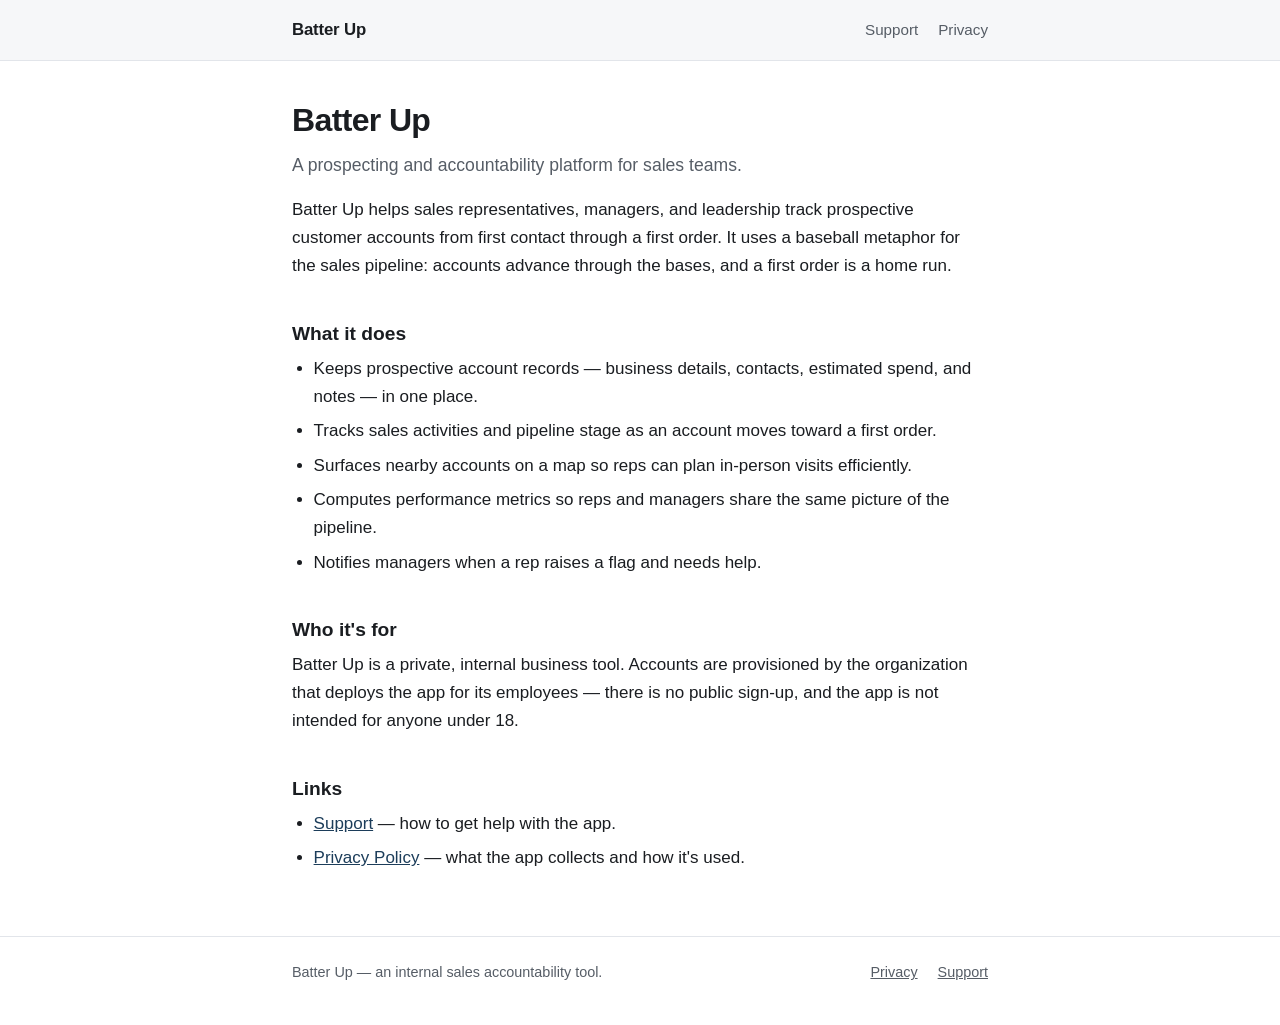
<file: index.html>
<!DOCTYPE html>
<html lang="en">
<head>
<meta charset="utf-8">
<meta name="viewport" content="width=device-width, initial-scale=1">
<title>Batter Up — Prospecting &amp; Accountability for Sales Teams</title>
<meta name="description" content="Batter Up is an internal prospecting and sales-accountability platform for sales teams.">
<link rel="stylesheet" href="/styles.css">
</head>
<body>

<header class="site">
  <div class="wrap">
    <a class="brand" href="/">Batter Up</a>
    <nav class="site">
      <a href="/support">Support</a>
      <a href="/privacy">Privacy</a>
    </nav>
  </div>
</header>

<main>
  <div class="wrap">
    <h1>Batter Up</h1>
    <p class="lede">A prospecting and accountability platform for sales teams.</p>

    <p>Batter Up helps sales representatives, managers, and leadership track prospective customer
    accounts from first contact through a first order. It uses a baseball metaphor for the sales
    pipeline: accounts advance through the bases, and a first order is a home run.</p>

    <h2>What it does</h2>
    <ul>
      <li>Keeps prospective account records — business details, contacts, estimated spend, and notes — in one place.</li>
      <li>Tracks sales activities and pipeline stage as an account moves toward a first order.</li>
      <li>Surfaces nearby accounts on a map so reps can plan in-person visits efficiently.</li>
      <li>Computes performance metrics so reps and managers share the same picture of the pipeline.</li>
      <li>Notifies managers when a rep raises a flag and needs help.</li>
    </ul>

    <h2>Who it's for</h2>
    <p>Batter Up is a private, internal business tool. Accounts are provisioned by the organization
    that deploys the app for its employees — there is no public sign-up, and the app is not intended
    for anyone under 18.</p>

    <h2>Links</h2>
    <ul>
      <li><a href="/support">Support</a> — how to get help with the app.</li>
      <li><a href="/privacy">Privacy Policy</a> — what the app collects and how it's used.</li>
    </ul>
  </div>
</main>

<footer class="site">
  <div class="wrap">
    <span>Batter Up — an internal sales accountability tool.</span>
    <span class="spacer"><a href="/privacy">Privacy</a></span>
    <span><a href="/support">Support</a></span>
  </div>
</footer>

</body>
</html>
</file>
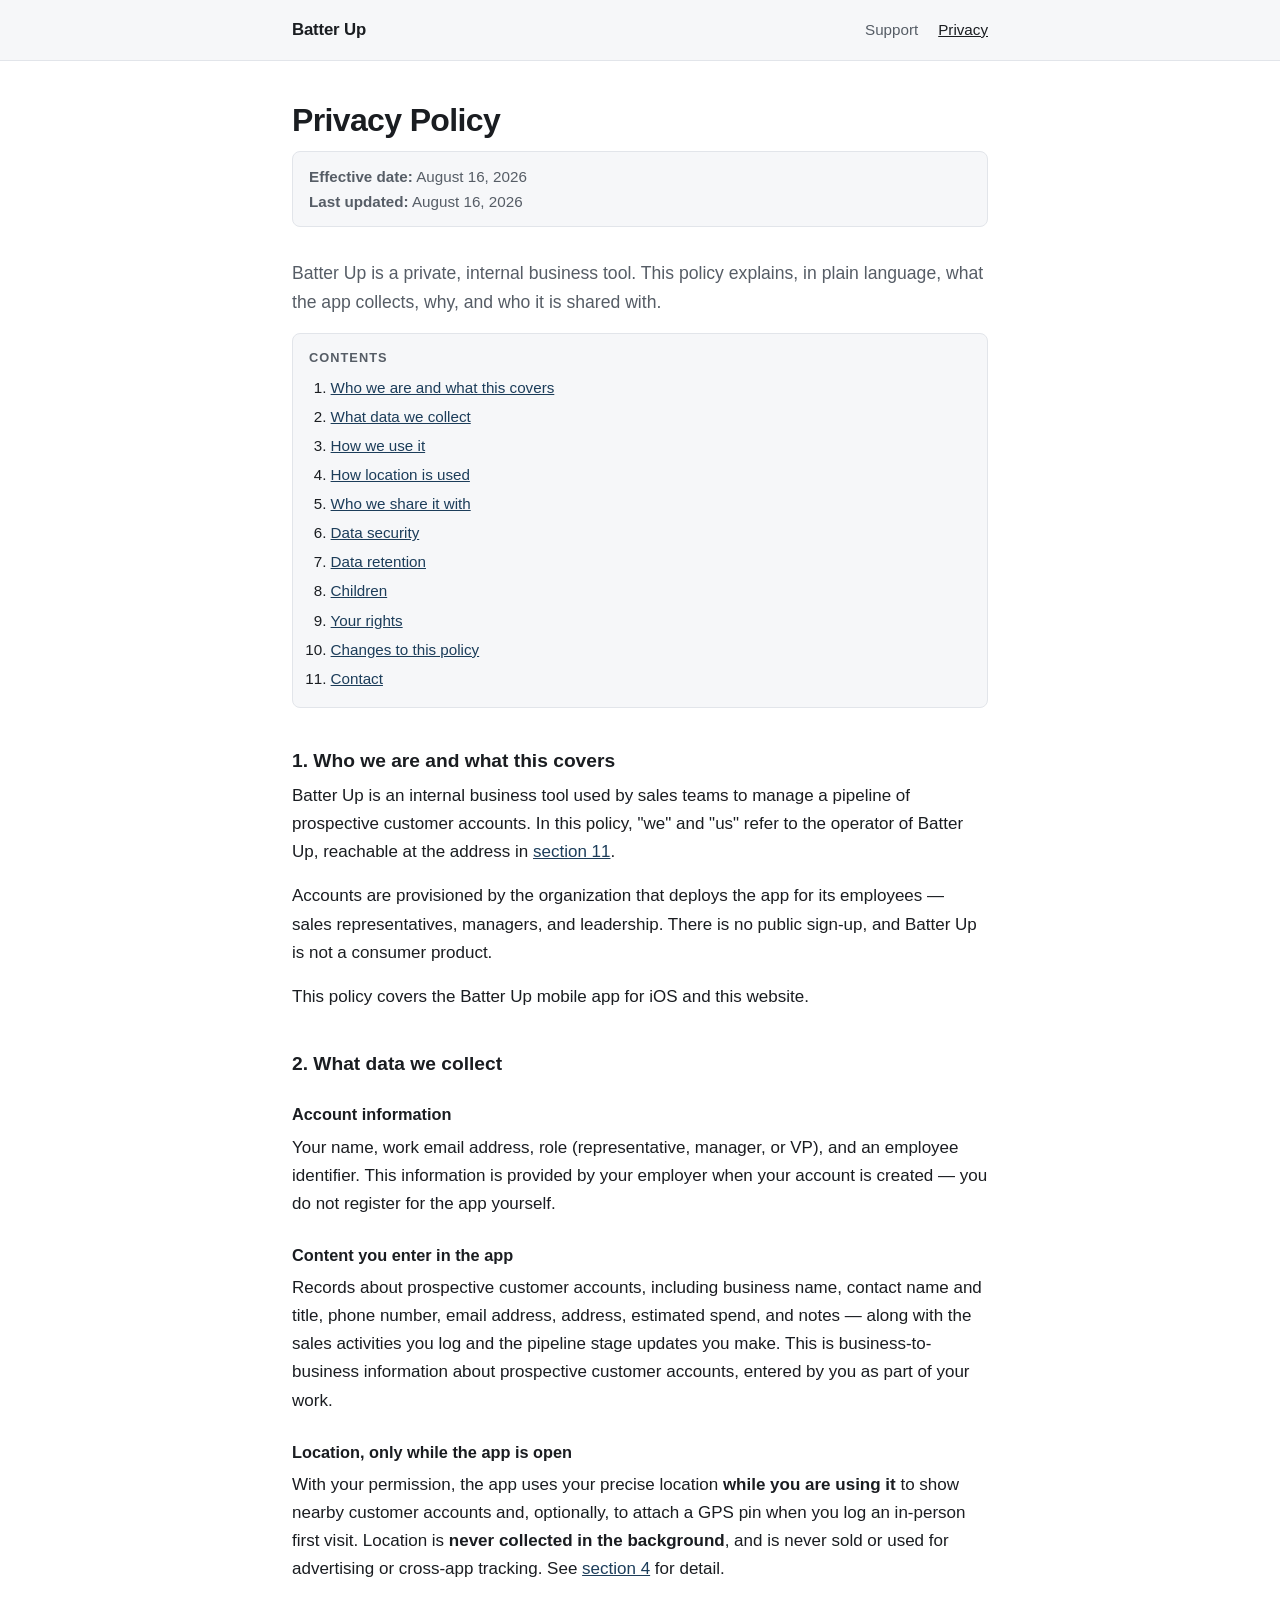
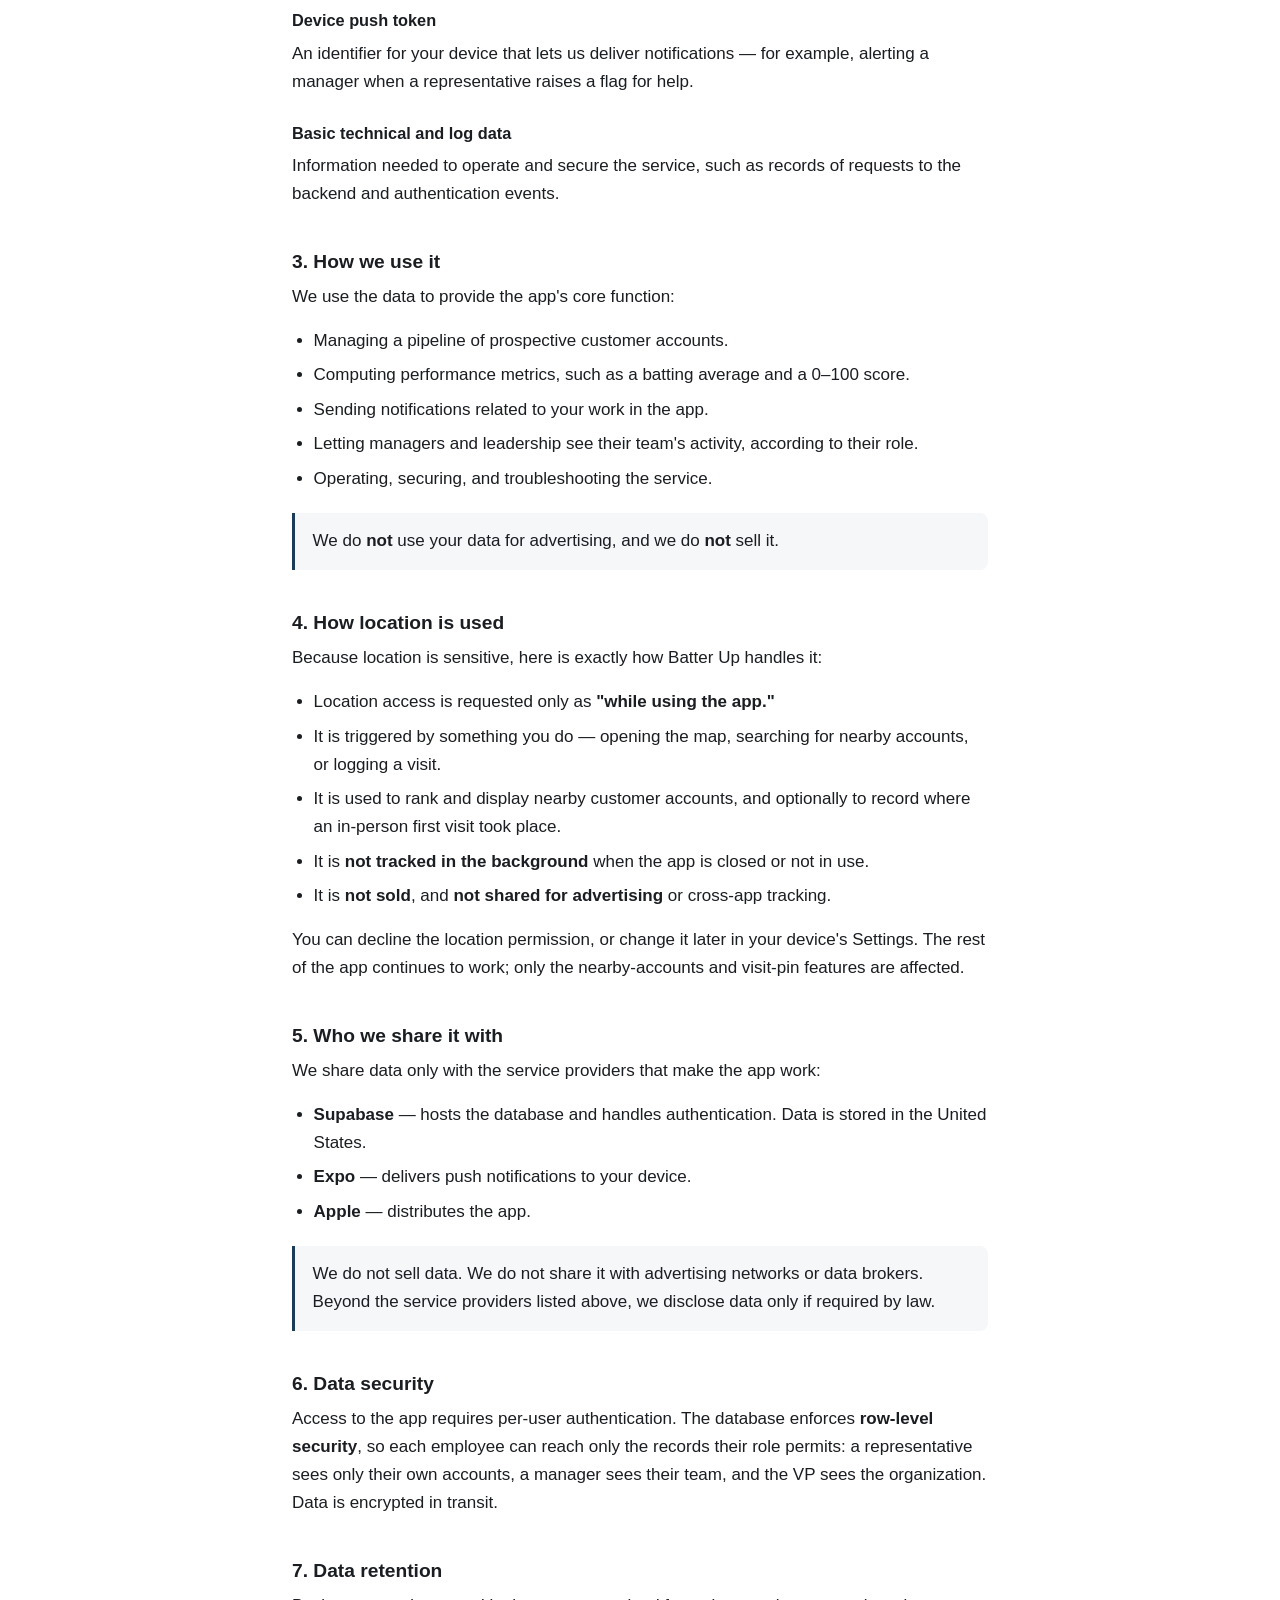
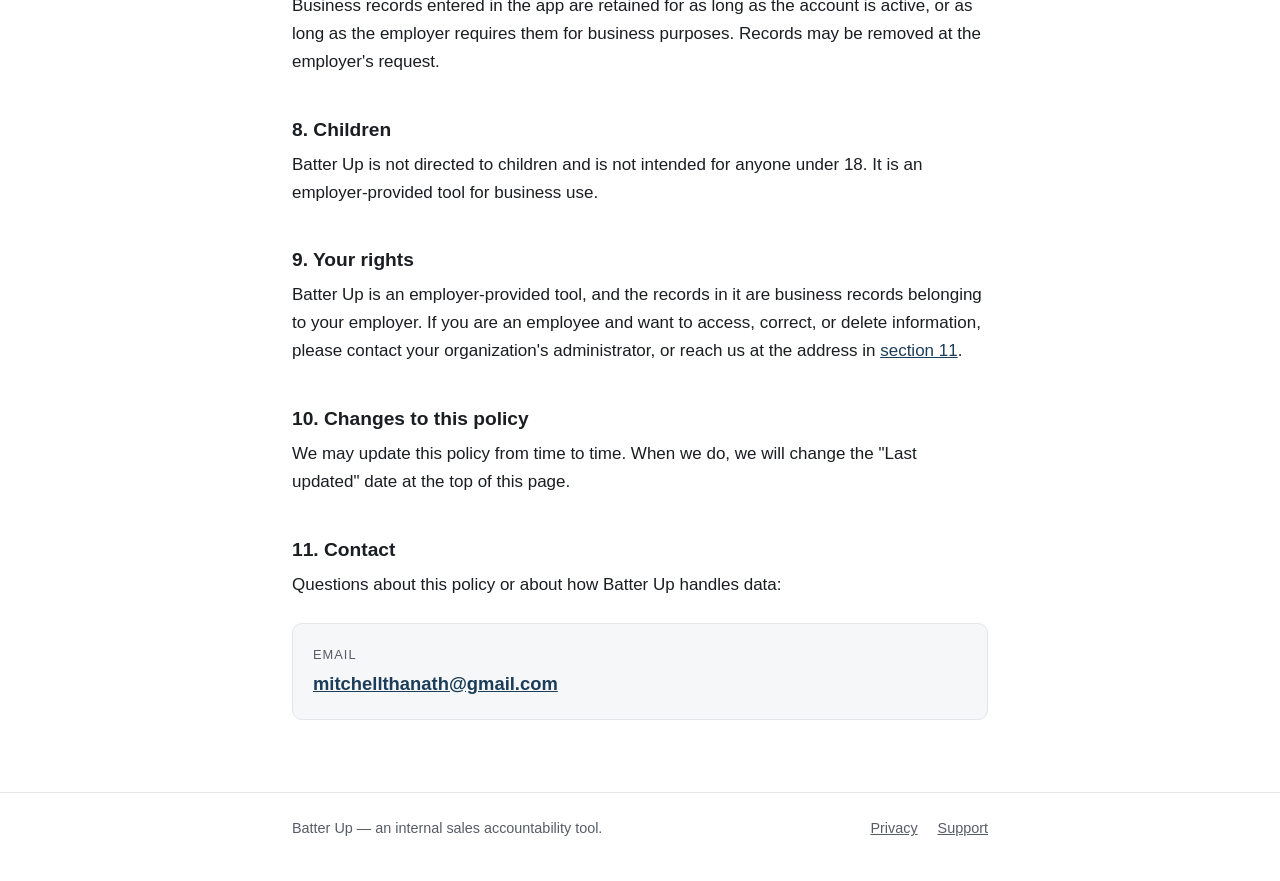
<file: privacy/index.html>
<!DOCTYPE html>
<html lang="en">
<head>
<meta charset="utf-8">
<meta name="viewport" content="width=device-width, initial-scale=1">
<title>Privacy Policy — Batter Up</title>
<meta name="description" content="Privacy Policy for the Batter Up app, an internal sales-accountability tool for sales teams.">
<link rel="stylesheet" href="/styles.css">
</head>
<body>

<header class="site">
  <div class="wrap">
    <a class="brand" href="/">Batter Up</a>
    <nav class="site">
      <a href="/support">Support</a>
      <a href="/privacy" aria-current="page">Privacy</a>
    </nav>
  </div>
</header>

<main>
  <div class="wrap">
    <h1>Privacy Policy</h1>

    <div class="dates">
      <p><strong>Effective date:</strong> August 16, 2026</p>
      <p><strong>Last updated:</strong> August 16, 2026</p>
    </div>

    <p class="lede">Batter Up is a private, internal business tool. This policy explains, in plain
    language, what the app collects, why, and who it is shared with.</p>

    <nav class="toc" aria-label="Contents">
      <h2>Contents</h2>
      <ol>
        <li><a href="#who-we-are">Who we are and what this covers</a></li>
        <li><a href="#what-we-collect">What data we collect</a></li>
        <li><a href="#how-we-use-it">How we use it</a></li>
        <li><a href="#location">How location is used</a></li>
        <li><a href="#sharing">Who we share it with</a></li>
        <li><a href="#security">Data security</a></li>
        <li><a href="#retention">Data retention</a></li>
        <li><a href="#children">Children</a></li>
        <li><a href="#your-rights">Your rights</a></li>
        <li><a href="#changes">Changes to this policy</a></li>
        <li><a href="#contact">Contact</a></li>
      </ol>
    </nav>

    <h2 id="who-we-are">1. Who we are and what this covers</h2>
    <p>Batter Up is an internal business tool used by sales teams to manage a pipeline of
    prospective customer accounts. In this policy, "we" and "us" refer to the operator of Batter Up,
    reachable at the address in <a href="#contact">section 11</a>.</p>
    <p>Accounts are provisioned by the organization that deploys the app for its employees — sales
    representatives, managers, and leadership. There is no public sign-up, and Batter Up is not a
    consumer product.</p>
    <p>This policy covers the Batter Up mobile app for iOS and this website.</p>

    <h2 id="what-we-collect">2. What data we collect</h2>

    <h3>Account information</h3>
    <p>Your name, work email address, role (representative, manager, or VP), and an employee
    identifier. This information is provided by your employer when your account is created — you do
    not register for the app yourself.</p>

    <h3>Content you enter in the app</h3>
    <p>Records about prospective customer accounts, including business name, contact name and title,
    phone number, email address, address, estimated spend, and notes — along with the sales
    activities you log and the pipeline stage updates you make. This is business-to-business
    information about prospective customer accounts, entered by you as part of your work.</p>

    <h3>Location, only while the app is open</h3>
    <p>With your permission, the app uses your precise location <strong>while you are using it</strong>
    to show nearby customer accounts and, optionally, to attach a GPS pin when you log an in-person
    first visit. Location is <strong>never collected in the background</strong>, and is never sold or
    used for advertising or cross-app tracking. See <a href="#location">section 4</a> for detail.</p>

    <h3>Device push token</h3>
    <p>An identifier for your device that lets us deliver notifications — for example, alerting a
    manager when a representative raises a flag for help.</p>

    <h3>Basic technical and log data</h3>
    <p>Information needed to operate and secure the service, such as records of requests to the
    backend and authentication events.</p>

    <h2 id="how-we-use-it">3. How we use it</h2>
    <p>We use the data to provide the app's core function:</p>
    <ul>
      <li>Managing a pipeline of prospective customer accounts.</li>
      <li>Computing performance metrics, such as a batting average and a 0–100 score.</li>
      <li>Sending notifications related to your work in the app.</li>
      <li>Letting managers and leadership see their team's activity, according to their role.</li>
      <li>Operating, securing, and troubleshooting the service.</li>
    </ul>
    <div class="callout">
      <p>We do <strong>not</strong> use your data for advertising, and we do <strong>not</strong>
      sell it.</p>
    </div>

    <h2 id="location">4. How location is used</h2>
    <p>Because location is sensitive, here is exactly how Batter Up handles it:</p>
    <ul>
      <li>Location access is requested only as <strong>"while using the app."</strong></li>
      <li>It is triggered by something you do — opening the map, searching for nearby accounts, or
      logging a visit.</li>
      <li>It is used to rank and display nearby customer accounts, and optionally to record where an
      in-person first visit took place.</li>
      <li>It is <strong>not tracked in the background</strong> when the app is closed or not in use.</li>
      <li>It is <strong>not sold</strong>, and <strong>not shared for advertising</strong> or
      cross-app tracking.</li>
    </ul>
    <p>You can decline the location permission, or change it later in your device's Settings. The
    rest of the app continues to work; only the nearby-accounts and visit-pin features are affected.</p>

    <h2 id="sharing">5. Who we share it with</h2>
    <p>We share data only with the service providers that make the app work:</p>
    <ul>
      <li><strong>Supabase</strong> — hosts the database and handles authentication. Data is stored
      in the United States.</li>
      <li><strong>Expo</strong> — delivers push notifications to your device.</li>
      <li><strong>Apple</strong> — distributes the app.</li>
    </ul>
    <div class="callout">
      <p>We do not sell data. We do not share it with advertising networks or data brokers. Beyond
      the service providers listed above, we disclose data only if required by law.</p>
    </div>

    <h2 id="security">6. Data security</h2>
    <p>Access to the app requires per-user authentication. The database enforces
    <strong>row-level security</strong>, so each employee can reach only the records their role
    permits: a representative sees only their own accounts, a manager sees their team, and the VP
    sees the organization. Data is encrypted in transit.</p>

    <h2 id="retention">7. Data retention</h2>
    <p>Business records entered in the app are retained for as long as the account is active, or as
    long as the employer requires them for business purposes. Records may be removed at the
    employer's request.</p>

    <h2 id="children">8. Children</h2>
    <p>Batter Up is not directed to children and is not intended for anyone under 18. It is an
    employer-provided tool for business use.</p>

    <h2 id="your-rights">9. Your rights</h2>
    <p>Batter Up is an employer-provided tool, and the records in it are business records belonging
    to your employer. If you are an employee and want to access, correct, or delete information,
    please contact your organization's administrator, or reach us at the address in
    <a href="#contact">section 11</a>.</p>

    <h2 id="changes">10. Changes to this policy</h2>
    <p>We may update this policy from time to time. When we do, we will change the "Last updated"
    date at the top of this page.</p>

    <h2 id="contact">11. Contact</h2>
    <p>Questions about this policy or about how Batter Up handles data:</p>
    <div class="contact-card">
      <p class="label">Email</p>
      <p class="email"><a href="mailto:mitchellthanath@gmail.com">mitchellthanath@gmail.com</a></p>
    </div>
  </div>
</main>

<footer class="site">
  <div class="wrap">
    <span>Batter Up — an internal sales accountability tool.</span>
    <span class="spacer"><a href="/privacy">Privacy</a></span>
    <span><a href="/support">Support</a></span>
  </div>
</footer>

</body>
</html>
</file>
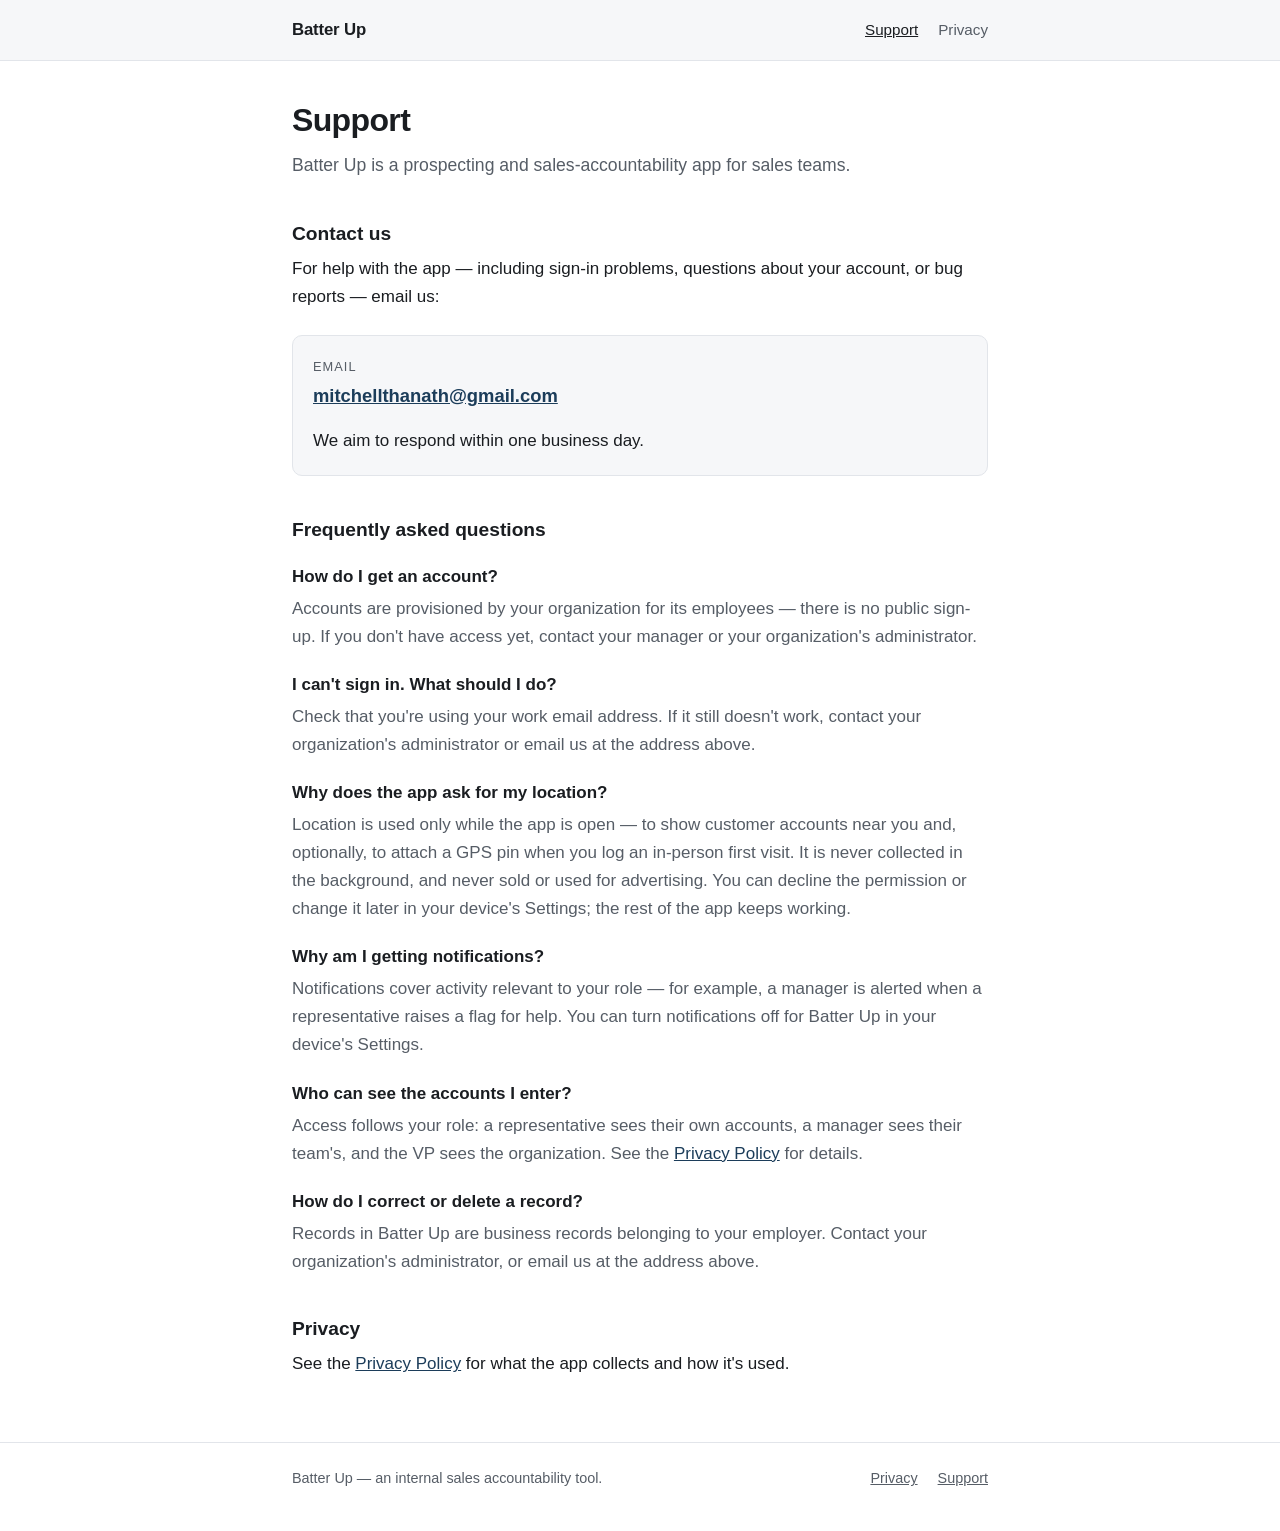
<file: support/index.html>
<!DOCTYPE html>
<html lang="en">
<head>
<meta charset="utf-8">
<meta name="viewport" content="width=device-width, initial-scale=1">
<title>Support — Batter Up</title>
<meta name="description" content="Support and contact information for the Batter Up app.">
<link rel="stylesheet" href="/styles.css">
</head>
<body>

<header class="site">
  <div class="wrap">
    <a class="brand" href="/">Batter Up</a>
    <nav class="site">
      <a href="/support" aria-current="page">Support</a>
      <a href="/privacy">Privacy</a>
    </nav>
  </div>
</header>

<main>
  <div class="wrap">
    <h1>Support</h1>
    <p class="lede">Batter Up is a prospecting and sales-accountability app for sales teams.</p>

    <h2>Contact us</h2>
    <p>For help with the app — including sign-in problems, questions about your account, or bug
    reports — email us:</p>
    <div class="contact-card">
      <p class="label">Email</p>
      <p class="email"><a href="mailto:mitchellthanath@gmail.com">mitchellthanath@gmail.com</a></p>
      <p>We aim to respond within one business day.</p>
    </div>

    <h2>Frequently asked questions</h2>
    <dl class="faq">
      <dt>How do I get an account?</dt>
      <dd>Accounts are provisioned by your organization for its employees — there is no public
      sign-up. If you don't have access yet, contact your manager or your organization's
      administrator.</dd>

      <dt>I can't sign in. What should I do?</dt>
      <dd>Check that you're using your work email address. If it still doesn't work, contact your
      organization's administrator or email us at the address above.</dd>

      <dt>Why does the app ask for my location?</dt>
      <dd>Location is used only while the app is open — to show customer accounts near you and,
      optionally, to attach a GPS pin when you log an in-person first visit. It is never collected
      in the background, and never sold or used for advertising. You can decline the permission or
      change it later in your device's Settings; the rest of the app keeps working.</dd>

      <dt>Why am I getting notifications?</dt>
      <dd>Notifications cover activity relevant to your role — for example, a manager is alerted
      when a representative raises a flag for help. You can turn notifications off for Batter Up in
      your device's Settings.</dd>

      <dt>Who can see the accounts I enter?</dt>
      <dd>Access follows your role: a representative sees their own accounts, a manager sees their
      team's, and the VP sees the organization. See the
      <a href="/privacy">Privacy Policy</a> for details.</dd>

      <dt>How do I correct or delete a record?</dt>
      <dd>Records in Batter Up are business records belonging to your employer. Contact your
      organization's administrator, or email us at the address above.</dd>
    </dl>

    <h2>Privacy</h2>
    <p>See the <a href="/privacy">Privacy Policy</a> for what the app collects and how it's used.</p>
  </div>
</main>

<footer class="site">
  <div class="wrap">
    <span>Batter Up — an internal sales accountability tool.</span>
    <span class="spacer"><a href="/privacy">Privacy</a></span>
    <span><a href="/support">Support</a></span>
  </div>
</footer>

</body>
</html>
</file>
<file: styles.css>
/* Batter Up website — single shared stylesheet.
   No external requests: no web fonts, no CDNs, no trackers. */

:root {
  --bg: #ffffff;
  --bg-soft: #f6f7f9;
  --text: #1a1d21;
  --text-muted: #565d66;
  --border: #e2e5ea;
  --accent: #1c3d5a;
  --accent-text: #ffffff;
  --maxw: 46rem;
}

@media (prefers-color-scheme: dark) {
  :root {
    --bg: #14171a;
    --bg-soft: #1c2024;
    --text: #e8eaed;
    --text-muted: #a3abb5;
    --border: #2c3238;
    --accent: #8fb8dc;
    --accent-text: #14171a;
  }
}

* { box-sizing: border-box; }

html { -webkit-text-size-adjust: 100%; }

body {
  margin: 0;
  background: var(--bg);
  color: var(--text);
  font-family: -apple-system, BlinkMacSystemFont, "Segoe UI", Roboto,
    "Helvetica Neue", Arial, sans-serif;
  font-size: 17px;
  line-height: 1.65;
}

.wrap {
  max-width: var(--maxw);
  margin: 0 auto;
  padding: 0 1.25rem;
}

/* Header / nav */
header.site {
  border-bottom: 1px solid var(--border);
  background: var(--bg-soft);
}

header.site .wrap {
  display: flex;
  flex-wrap: wrap;
  align-items: baseline;
  gap: 0.5rem 1.25rem;
  padding-top: 1rem;
  padding-bottom: 1rem;
}

.brand {
  font-size: 1.05rem;
  font-weight: 700;
  letter-spacing: -0.01em;
  color: var(--text);
  text-decoration: none;
}

nav.site {
  margin-left: auto;
  display: flex;
  gap: 1.25rem;
  font-size: 0.95rem;
}

nav.site a { color: var(--text-muted); text-decoration: none; }
nav.site a:hover,
nav.site a[aria-current="page"] { color: var(--text); text-decoration: underline; }

/* Content */
main { padding: 2.5rem 0 3rem; }

h1 {
  font-size: 2rem;
  line-height: 1.2;
  letter-spacing: -0.02em;
  margin: 0 0 0.75rem;
}

h2 {
  font-size: 1.2rem;
  line-height: 1.3;
  margin: 2.25rem 0 0.5rem;
  padding-top: 0.35rem;
}

h3 { font-size: 1.02rem; margin: 1.5rem 0 0.35rem; }

p, ul, ol { margin: 0 0 1rem; }
ul, ol { padding-left: 1.35rem; }
li { margin-bottom: 0.4rem; }

a { color: var(--accent); }

.lede { font-size: 1.1rem; color: var(--text-muted); }

.dates {
  margin: 0 0 2rem;
  padding: 0.75rem 1rem;
  background: var(--bg-soft);
  border: 1px solid var(--border);
  border-radius: 8px;
  font-size: 0.95rem;
  color: var(--text-muted);
}

.dates p { margin: 0; }

.callout {
  margin: 1.25rem 0;
  padding: 0.9rem 1.1rem;
  background: var(--bg-soft);
  border-left: 3px solid var(--accent);
  border-radius: 0 8px 8px 0;
}

.callout p:last-child { margin-bottom: 0; }

.toc {
  background: var(--bg-soft);
  border: 1px solid var(--border);
  border-radius: 8px;
  padding: 1rem 1rem 0.75rem;
  margin-bottom: 2rem;
}

.toc h2 {
  margin: 0 0 0.5rem;
  font-size: 0.8rem;
  text-transform: uppercase;
  letter-spacing: 0.08em;
  color: var(--text-muted);
  padding-top: 0;
}

.toc ol { margin-bottom: 0.25rem; font-size: 0.95rem; }
.toc li { margin-bottom: 0.25rem; }

dl.faq { margin: 0; }
dl.faq dt { font-weight: 700; margin-top: 1.25rem; }
dl.faq dd { margin: 0.25rem 0 0; color: var(--text-muted); }

.contact-card {
  margin: 1.5rem 0;
  padding: 1.25rem;
  background: var(--bg-soft);
  border: 1px solid var(--border);
  border-radius: 10px;
}

.contact-card p:last-child { margin-bottom: 0; }
.contact-card .label {
  font-size: 0.8rem;
  text-transform: uppercase;
  letter-spacing: 0.08em;
  color: var(--text-muted);
  margin-bottom: 0.25rem;
}

.email { font-size: 1.15rem; font-weight: 600; }

footer.site {
  border-top: 1px solid var(--border);
  padding: 1.5rem 0 2.5rem;
  font-size: 0.9rem;
  color: var(--text-muted);
}

footer.site .wrap { display: flex; flex-wrap: wrap; gap: 0.5rem 1.25rem; }
footer.site a { color: var(--text-muted); }
footer.site .spacer { margin-left: auto; }

@media (max-width: 34rem) {
  body { font-size: 16px; }
  h1 { font-size: 1.6rem; }
  nav.site { margin-left: 0; width: 100%; gap: 1rem; }
  footer.site .spacer { margin-left: 0; }
}
</file>
